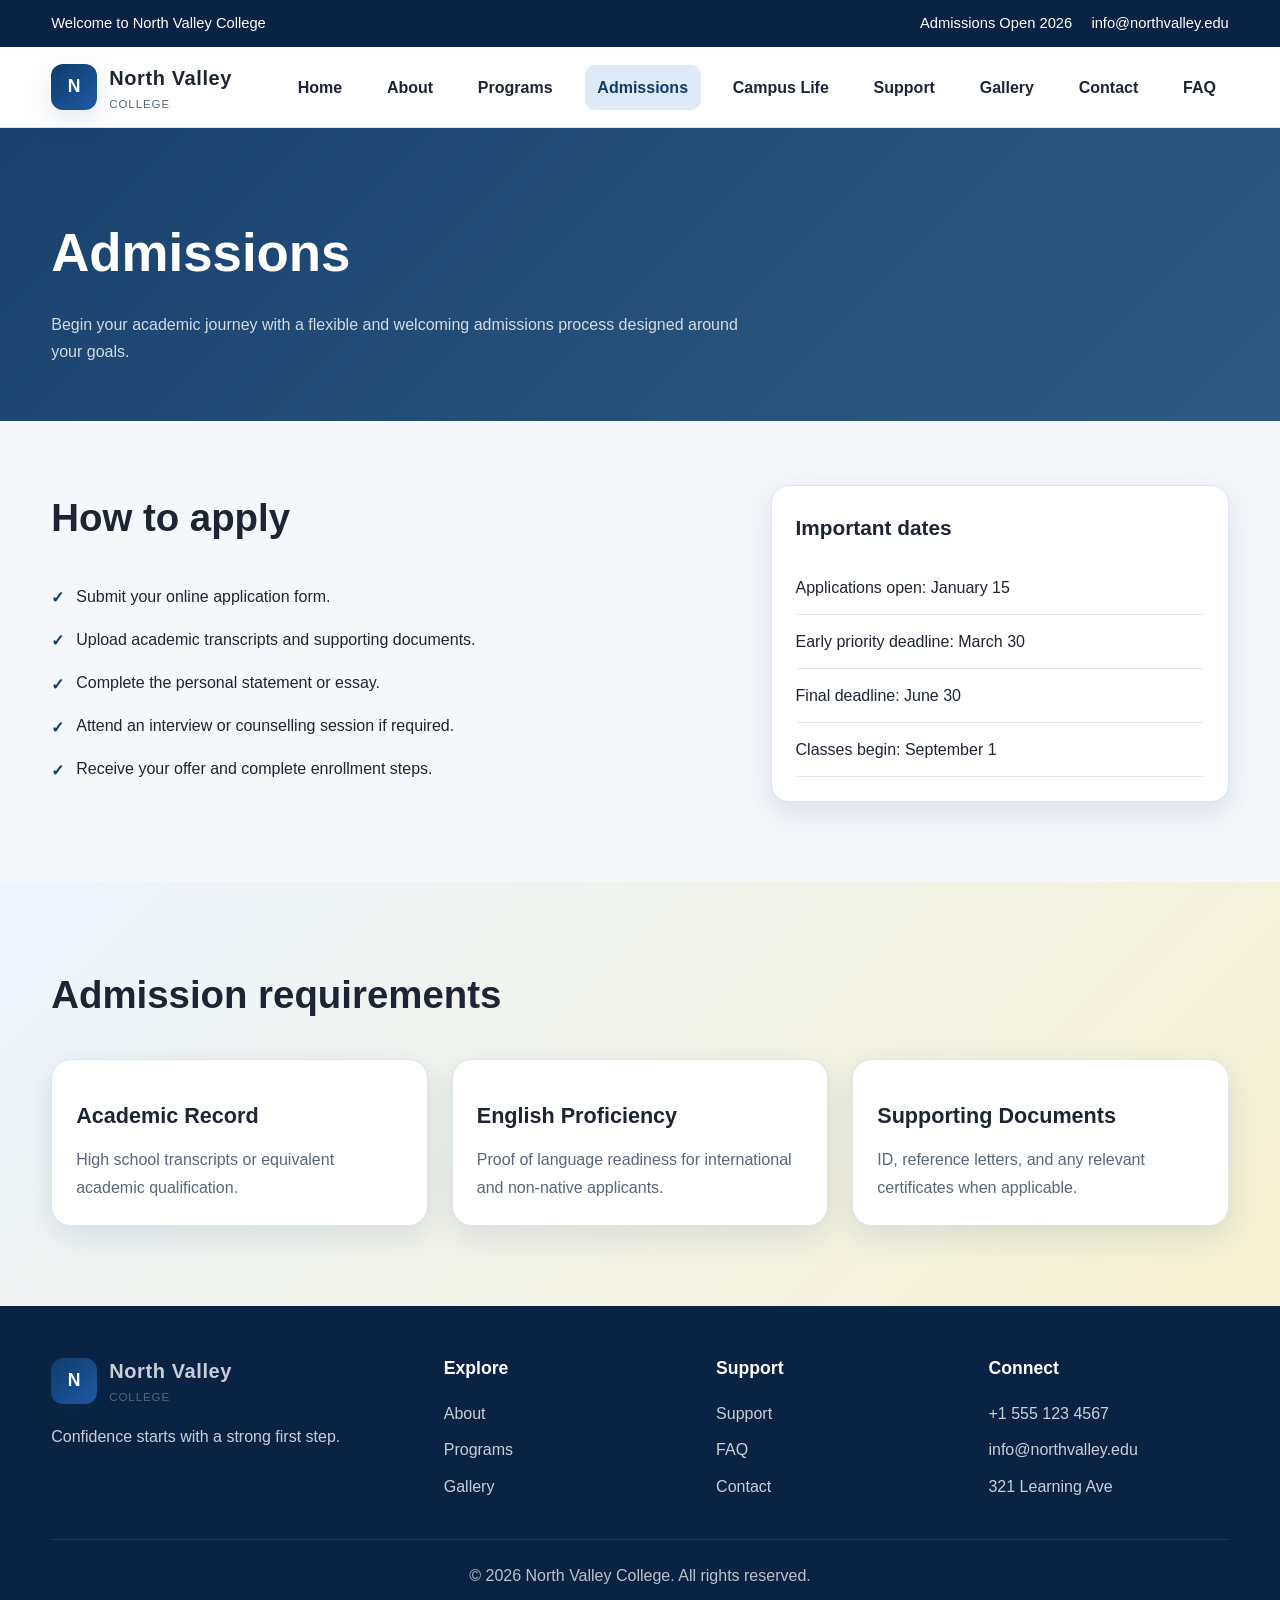
<file: admissions.html>
<!DOCTYPE html>
<html lang="en">
  <head>
    <meta charset="UTF-8" />
    <meta name="viewport" content="width=device-width, initial-scale=1.0" />
    <title>Admissions | North Valley College</title>
    <link rel="stylesheet" href="css/style.css" />
  </head>
  <body>
    <div class="topbar">
      <div class="container topbar-inner">
        <div>Welcome to North Valley College</div>
        <div class="top-links">
          <span>Admissions Open 2026</span>
          <span>info@northvalley.edu</span>
        </div>
      </div>
    </div>

    <header class="site-header">
      <div class="container navbar">
        <div class="brand">
          <div class="brand-mark">N</div>
          <div class="brand-text">
            <h1>North Valley</h1>
            <span>College</span>
          </div>
        </div>
        <nav class="nav-menu" aria-label="Main navigation">
          <a href="index.html">Home</a>
          <a href="about.html">About</a>
          <a href="programs.html">Programs</a>
          <a class="active" href="admissions.html">Admissions</a>
          <a href="campus-life.html">Campus Life</a>
          <a href="student-support.html">Support</a>
          <a href="gallery.html">Gallery</a>
          <a href="contact.html">Contact</a>
          <a href="faq.html">FAQ</a>
        </nav>
      </div>
    </header>

    <main>
      <section class="page-banner">
        <div class="container">
          <h2>Admissions</h2>
          <p>Begin your academic journey with a flexible and welcoming admissions process designed around your goals.</p>
        </div>
      </section>

      <section class="page-content">
        <div class="container content-grid">
          <div>
            <div class="section-header">
              <h3>How to apply</h3>
            </div>
            <ul class="list">
              <li>Submit your online application form.</li>
              <li>Upload academic transcripts and supporting documents.</li>
              <li>Complete the personal statement or essay.</li>
              <li>Attend an interview or counselling session if required.</li>
              <li>Receive your offer and complete enrollment steps.</li>
            </ul>
          </div>

          <aside class="sidebar-card">
            <h4>Important dates</h4>
            <ul>
              <li>Applications open: January 15</li>
              <li>Early priority deadline: March 30</li>
              <li>Final deadline: June 30</li>
              <li>Classes begin: September 1</li>
            </ul>
          </aside>
        </div>
      </section>

      <section class="section highlight">
        <div class="container">
          <div class="section-header">
            <h3>Admission requirements</h3>
          </div>
          <div class="grid-3">
            <article class="card">
              <h4>Academic Record</h4>
              <p>High school transcripts or equivalent academic qualification.</p>
            </article>
            <article class="card">
              <h4>English Proficiency</h4>
              <p>Proof of language readiness for international and non-native applicants.</p>
            </article>
            <article class="card">
              <h4>Supporting Documents</h4>
              <p>ID, reference letters, and any relevant certificates when applicable.</p>
            </article>
          </div>
        </div>
      </section>
    </main>

    <footer class="footer">
      <div class="container footer-grid">
        <div>
          <div class="brand">
            <div class="brand-mark">N</div>
            <div class="brand-text">
              <h1>North Valley</h1>
              <span>College</span>
            </div>
          </div>
          <p style="margin-top: 1rem; max-width: 320px;">Confidence starts with a strong first step.</p>
        </div>
        <div>
          <h5>Explore</h5>
          <ul>
            <li><a href="about.html">About</a></li>
            <li><a href="programs.html">Programs</a></li>
            <li><a href="gallery.html">Gallery</a></li>
          </ul>
        </div>
        <div>
          <h5>Support</h5>
          <ul>
            <li><a href="student-support.html">Support</a></li>
            <li><a href="faq.html">FAQ</a></li>
            <li><a href="contact.html">Contact</a></li>
          </ul>
        </div>
        <div>
          <h5>Connect</h5>
          <ul>
            <li>+1 555 123 4567</li>
            <li>info@northvalley.edu</li>
            <li>321 Learning Ave</li>
          </ul>
        </div>
      </div>
      <div class="container footer-bottom">© 2026 North Valley College. All rights reserved.</div>
    </footer>
  </body>
</html>
</file>
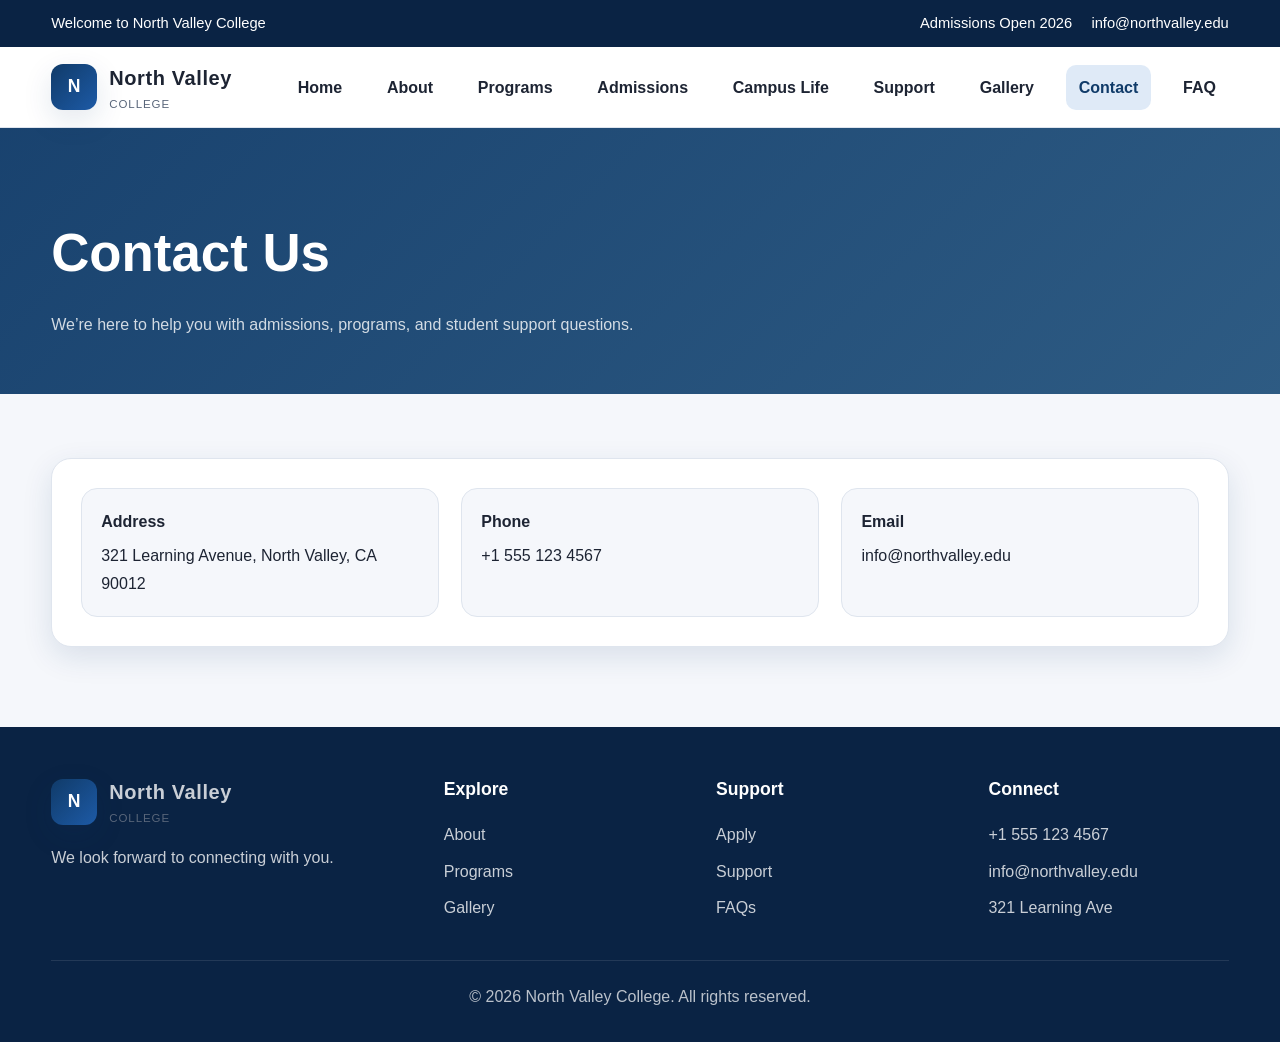
<file: contact.html>
<!DOCTYPE html>
<html lang="en">
  <head>
    <meta charset="UTF-8" />
    <meta name="viewport" content="width=device-width, initial-scale=1.0" />
    <title>Contact | North Valley College</title>
    <link rel="stylesheet" href="css/style.css" />
  </head>
  <body>
    <div class="topbar">
      <div class="container topbar-inner">
        <div>Welcome to North Valley College</div>
        <div class="top-links">
          <span>Admissions Open 2026</span>
          <span>info@northvalley.edu</span>
        </div>
      </div>
    </div>

    <header class="site-header">
      <div class="container navbar">
        <div class="brand">
          <div class="brand-mark">N</div>
          <div class="brand-text">
            <h1>North Valley</h1>
            <span>College</span>
          </div>
        </div>
        <nav class="nav-menu" aria-label="Main navigation">
          <a href="index.html">Home</a>
          <a href="about.html">About</a>
          <a href="programs.html">Programs</a>
          <a href="admissions.html">Admissions</a>
          <a href="campus-life.html">Campus Life</a>
          <a href="student-support.html">Support</a>
          <a href="gallery.html">Gallery</a>
          <a class="active" href="contact.html">Contact</a>
          <a href="faq.html">FAQ</a>
        </nav>
      </div>
    </header>

    <main>
      <section class="page-banner">
        <div class="container">
          <h2>Contact Us</h2>
          <p>We’re here to help you with admissions, programs, and student support questions.</p>
        </div>
      </section>

      <section class="page-content">
        <div class="container contact-box">
          <div class="contact-grid">
            <div class="info-item">
              <strong>Address</strong>
              321 Learning Avenue, North Valley, CA 90012
            </div>
            <div class="info-item">
              <strong>Phone</strong>
              +1 555 123 4567
            </div>
            <div class="info-item">
              <strong>Email</strong>
              info@northvalley.edu
            </div>
          </div>
        </div>
      </section>
    </main>

    <footer class="footer">
      <div class="container footer-grid">
        <div>
          <div class="brand">
            <div class="brand-mark">N</div>
            <div class="brand-text">
              <h1>North Valley</h1>
              <span>College</span>
            </div>
          </div>
          <p style="margin-top: 1rem; max-width: 320px;">We look forward to connecting with you.</p>
        </div>
        <div>
          <h5>Explore</h5>
          <ul>
            <li><a href="about.html">About</a></li>
            <li><a href="programs.html">Programs</a></li>
            <li><a href="gallery.html">Gallery</a></li>
          </ul>
        </div>
        <div>
          <h5>Support</h5>
          <ul>
            <li><a href="admissions.html">Apply</a></li>
            <li><a href="student-support.html">Support</a></li>
            <li><a href="faq.html">FAQs</a></li>
          </ul>
        </div>
        <div>
          <h5>Connect</h5>
          <ul>
            <li>+1 555 123 4567</li>
            <li>info@northvalley.edu</li>
            <li>321 Learning Ave</li>
          </ul>
        </div>
      </div>
      <div class="container footer-bottom">© 2026 North Valley College. All rights reserved.</div>
    </footer>
  </body>
</html>
</file>
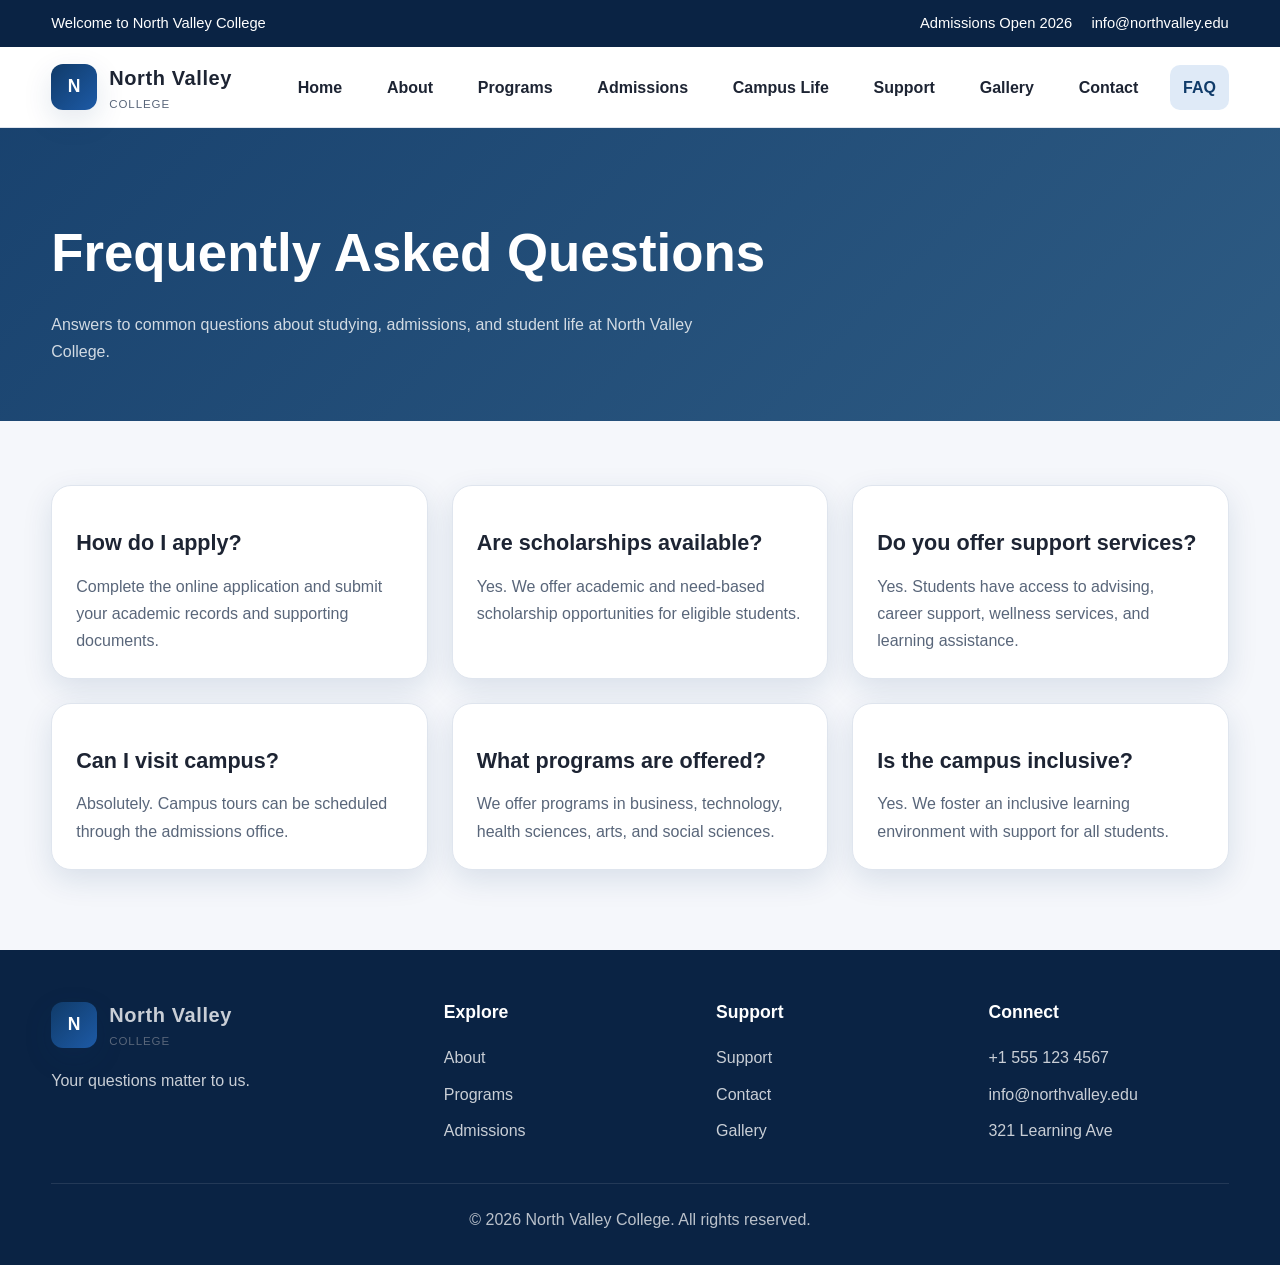
<file: faq.html>
<!DOCTYPE html>
<html lang="en">
  <head>
    <meta charset="UTF-8" />
    <meta name="viewport" content="width=device-width, initial-scale=1.0" />
    <title>FAQ | North Valley College</title>
    <link rel="stylesheet" href="css/style.css" />
  </head>
  <body>
    <div class="topbar">
      <div class="container topbar-inner">
        <div>Welcome to North Valley College</div>
        <div class="top-links">
          <span>Admissions Open 2026</span>
          <span>info@northvalley.edu</span>
        </div>
      </div>
    </div>

    <header class="site-header">
      <div class="container navbar">
        <div class="brand">
          <div class="brand-mark">N</div>
          <div class="brand-text">
            <h1>North Valley</h1>
            <span>College</span>
          </div>
        </div>
        <nav class="nav-menu" aria-label="Main navigation">
          <a href="index.html">Home</a>
          <a href="about.html">About</a>
          <a href="programs.html">Programs</a>
          <a href="admissions.html">Admissions</a>
          <a href="campus-life.html">Campus Life</a>
          <a href="student-support.html">Support</a>
          <a href="gallery.html">Gallery</a>
          <a href="contact.html">Contact</a>
          <a class="active" href="faq.html">FAQ</a>
        </nav>
      </div>
    </header>

    <main>
      <section class="page-banner">
        <div class="container">
          <h2>Frequently Asked Questions</h2>
          <p>Answers to common questions about studying, admissions, and student life at North Valley College.</p>
        </div>
      </section>

      <section class="page-content">
        <div class="container">
          <div class="grid-3">
            <article class="card">
              <h4>How do I apply?</h4>
              <p>Complete the online application and submit your academic records and supporting documents.</p>
            </article>
            <article class="card">
              <h4>Are scholarships available?</h4>
              <p>Yes. We offer academic and need-based scholarship opportunities for eligible students.</p>
            </article>
            <article class="card">
              <h4>Do you offer support services?</h4>
              <p>Yes. Students have access to advising, career support, wellness services, and learning assistance.</p>
            </article>
            <article class="card">
              <h4>Can I visit campus?</h4>
              <p>Absolutely. Campus tours can be scheduled through the admissions office.</p>
            </article>
            <article class="card">
              <h4>What programs are offered?</h4>
              <p>We offer programs in business, technology, health sciences, arts, and social sciences.</p>
            </article>
            <article class="card">
              <h4>Is the campus inclusive?</h4>
              <p>Yes. We foster an inclusive learning environment with support for all students.</p>
            </article>
          </div>
        </div>
      </section>
    </main>

    <footer class="footer">
      <div class="container footer-grid">
        <div>
          <div class="brand">
            <div class="brand-mark">N</div>
            <div class="brand-text">
              <h1>North Valley</h1>
              <span>College</span>
            </div>
          </div>
          <p style="margin-top: 1rem; max-width: 320px;">Your questions matter to us.</p>
        </div>
        <div>
          <h5>Explore</h5>
          <ul>
            <li><a href="about.html">About</a></li>
            <li><a href="programs.html">Programs</a></li>
            <li><a href="admissions.html">Admissions</a></li>
          </ul>
        </div>
        <div>
          <h5>Support</h5>
          <ul>
            <li><a href="student-support.html">Support</a></li>
            <li><a href="contact.html">Contact</a></li>
            <li><a href="gallery.html">Gallery</a></li>
          </ul>
        </div>
        <div>
          <h5>Connect</h5>
          <ul>
            <li>+1 555 123 4567</li>
            <li>info@northvalley.edu</li>
            <li>321 Learning Ave</li>
          </ul>
        </div>
      </div>
      <div class="container footer-bottom">© 2026 North Valley College. All rights reserved.</div>
    </footer>
  </body>
</html>
</file>
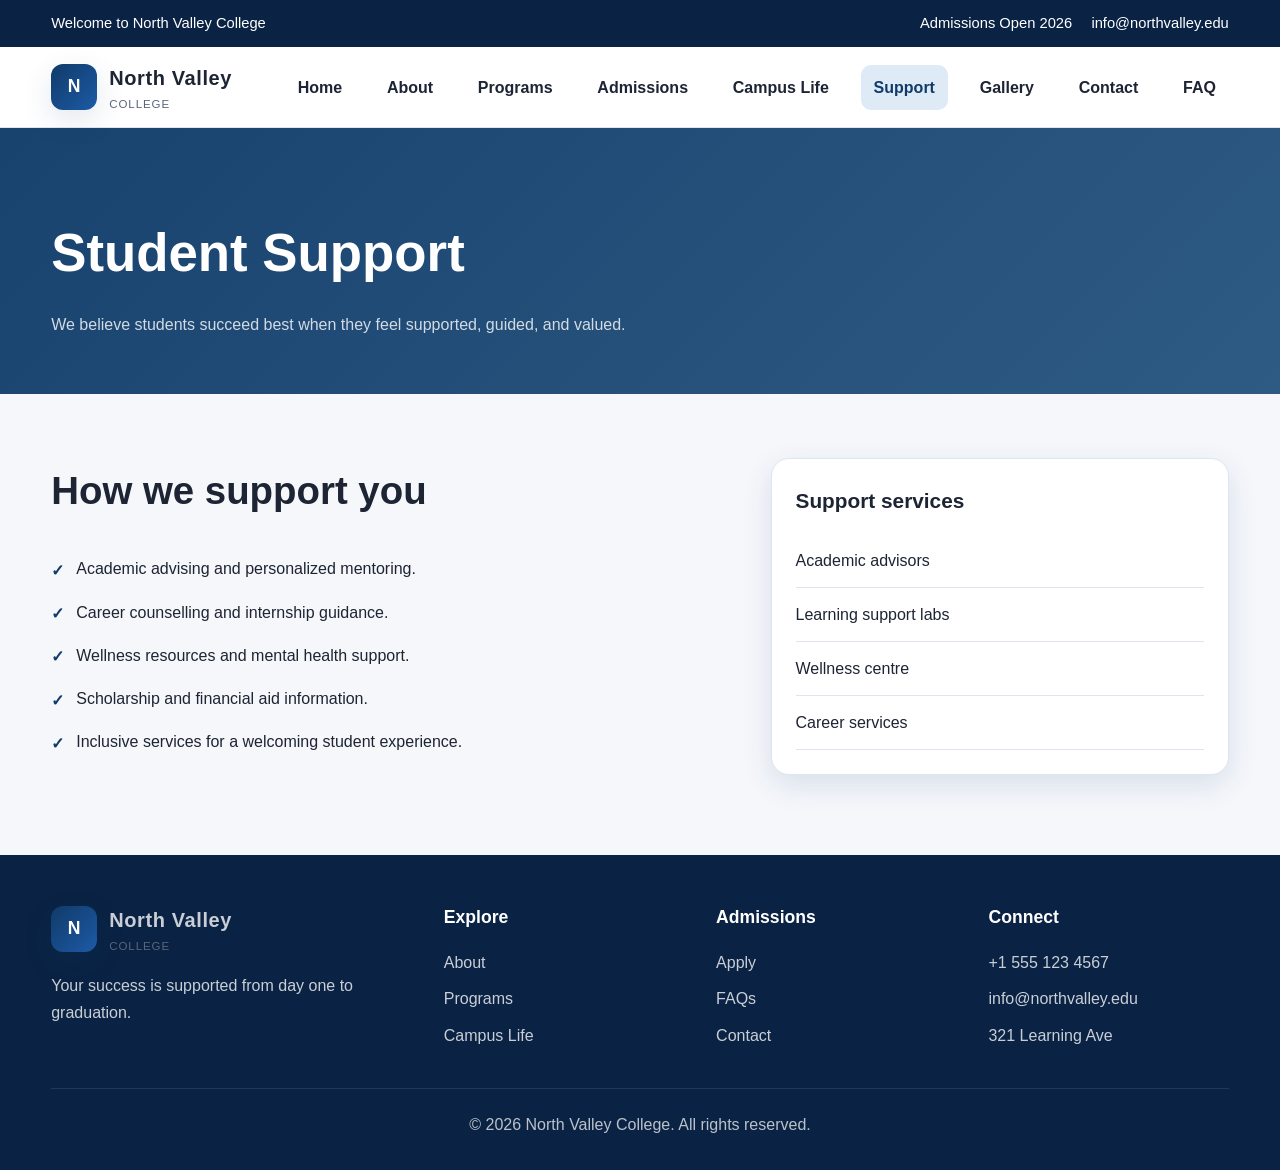
<file: student-support.html>
<!DOCTYPE html>
<html lang="en">
  <head>
    <meta charset="UTF-8" />
    <meta name="viewport" content="width=device-width, initial-scale=1.0" />
    <title>Student Support | North Valley College</title>
    <link rel="stylesheet" href="css/style.css" />
  </head>
  <body>
    <div class="topbar">
      <div class="container topbar-inner">
        <div>Welcome to North Valley College</div>
        <div class="top-links">
          <span>Admissions Open 2026</span>
          <span>info@northvalley.edu</span>
        </div>
      </div>
    </div>

    <header class="site-header">
      <div class="container navbar">
        <div class="brand">
          <div class="brand-mark">N</div>
          <div class="brand-text">
            <h1>North Valley</h1>
            <span>College</span>
          </div>
        </div>
        <nav class="nav-menu" aria-label="Main navigation">
          <a href="index.html">Home</a>
          <a href="about.html">About</a>
          <a href="programs.html">Programs</a>
          <a href="admissions.html">Admissions</a>
          <a href="campus-life.html">Campus Life</a>
          <a class="active" href="student-support.html">Support</a>
          <a href="gallery.html">Gallery</a>
          <a href="contact.html">Contact</a>
          <a href="faq.html">FAQ</a>
        </nav>
      </div>
    </header>

    <main>
      <section class="page-banner">
        <div class="container">
          <h2>Student Support</h2>
          <p>We believe students succeed best when they feel supported, guided, and valued.</p>
        </div>
      </section>

      <section class="page-content">
        <div class="container content-grid">
          <div>
            <div class="section-header">
              <h3>How we support you</h3>
            </div>
            <ul class="list">
              <li>Academic advising and personalized mentoring.</li>
              <li>Career counselling and internship guidance.</li>
              <li>Wellness resources and mental health support.</li>
              <li>Scholarship and financial aid information.</li>
              <li>Inclusive services for a welcoming student experience.</li>
            </ul>
          </div>

          <aside class="sidebar-card">
            <h4>Support services</h4>
            <ul>
              <li>Academic advisors</li>
              <li>Learning support labs</li>
              <li>Wellness centre</li>
              <li>Career services</li>
            </ul>
          </aside>
        </div>
      </section>
    </main>

    <footer class="footer">
      <div class="container footer-grid">
        <div>
          <div class="brand">
            <div class="brand-mark">N</div>
            <div class="brand-text">
              <h1>North Valley</h1>
              <span>College</span>
            </div>
          </div>
          <p style="margin-top: 1rem; max-width: 320px;">Your success is supported from day one to graduation.</p>
        </div>
        <div>
          <h5>Explore</h5>
          <ul>
            <li><a href="about.html">About</a></li>
            <li><a href="programs.html">Programs</a></li>
            <li><a href="campus-life.html">Campus Life</a></li>
          </ul>
        </div>
        <div>
          <h5>Admissions</h5>
          <ul>
            <li><a href="admissions.html">Apply</a></li>
            <li><a href="faq.html">FAQs</a></li>
            <li><a href="contact.html">Contact</a></li>
          </ul>
        </div>
        <div>
          <h5>Connect</h5>
          <ul>
            <li>+1 555 123 4567</li>
            <li>info@northvalley.edu</li>
            <li>321 Learning Ave</li>
          </ul>
        </div>
      </div>
      <div class="container footer-bottom">© 2026 North Valley College. All rights reserved.</div>
    </footer>
  </body>
</html>
</file>
<file: css/style.css>
:root {
  --primary: #103b69;
  --primary-dark: #0a2344;
  --secondary: #f4b942;
  --accent: #dfeaf7;
  --bg: #f5f7fb;
  --text: #1d2433;
  --muted: #59667a;
  --light: #ffffff;
  --border: #dfe5ee;
  --shadow: 0 10px 30px rgba(16, 59, 105, 0.12);
}

* {
  box-sizing: border-box;
  margin: 0;
  padding: 0;
}

html {
  scroll-behavior: smooth;
}

body {
  font-family: Arial, Helvetica, sans-serif;
  background: var(--bg);
  color: var(--text);
  line-height: 1.7;
}

a {
  text-decoration: none;
  color: inherit;
}

img {
  max-width: 100%;
  display: block;
}

.container {
  width: min(1180px, 92%);
  margin: 0 auto;
}

.topbar {
  background: var(--primary-dark);
  color: var(--light);
  font-size: 0.92rem;
}

.topbar-inner {
  display: flex;
  justify-content: space-between;
  gap: 1rem;
  align-items: center;
  padding: 0.7rem 0;
}

.top-links {
  display: flex;
  gap: 1.2rem;
  flex-wrap: wrap;
}

.site-header {
  background: rgba(255,255,255,0.96);
  position: sticky;
  top: 0;
  z-index: 20;
  border-bottom: 1px solid var(--border);
  backdrop-filter: blur(10px);
}

.navbar {
  display: flex;
  justify-content: space-between;
  align-items: center;
  min-height: 80px;
}

.brand {
  display: flex;
  align-items: center;
  gap: 0.75rem;
}

.brand-mark {
  background: linear-gradient(135deg, var(--primary), #1d5aa6);
  color: var(--light);
  width: 46px;
  height: 46px;
  border-radius: 12px;
  display: grid;
  place-items: center;
  font-weight: 700;
  font-size: 1.1rem;
  box-shadow: var(--shadow);
}

.brand-text h1 {
  font-size: 1.25rem;
  letter-spacing: 0.03em;
}

.brand-text span {
  display: block;
  color: var(--muted);
  font-size: 0.72rem;
  letter-spacing: 0.08em;
  text-transform: uppercase;
}

.nav-menu {
  display: flex;
  align-items: center;
  gap: 1.2rem;
  flex-wrap: wrap;
}

.nav-menu a {
  color: var(--text);
  font-weight: 600;
  padding: 0.55rem 0.8rem;
  border-radius: 10px;
  transition: 0.25s ease;
}

.nav-menu a:hover,
.nav-menu a.active {
  background: var(--accent);
  color: var(--primary);
}

.button {
  display: inline-block;
  background: var(--primary);
  color: var(--light);
  padding: 0.9rem 1.6rem;
  border-radius: 999px;
  font-weight: 700;
  transition: transform 0.2s ease;
  box-shadow: var(--shadow);
}

.button:hover {
  transform: translateY(-1px);
}

.button.secondary {
  background: transparent;
  border: 2px solid rgba(255,255,255,0.5);
  box-shadow: none;
}

.hero {
  background: linear-gradient(135deg, rgba(16,59,105,0.94), rgba(15,38,58,0.8)),
    url('https://images.unsplash.com/photo-1522202176988-66273c2fd55f?auto=format&fit=crop&w=1600&q=80') center/cover no-repeat;
  color: var(--light);
  padding: 6rem 0 4rem;
}

.hero-grid {
  display: grid;
  grid-template-columns: 1.2fr 0.8fr;
  gap: 2rem;
  align-items: center;
}

.eyebrow {
  display: inline-flex;
  padding: 0.35rem 0.8rem;
  background: rgba(255,255,255,0.1);
  border: 1px solid rgba(255,255,255,0.14);
  border-radius: 999px;
  font-size: 0.8rem;
  letter-spacing: 0.08em;
  text-transform: uppercase;
  margin-bottom: 1rem;
}

.hero h2 {
  font-size: clamp(2.3rem, 5vw, 4rem);
  line-height: 1.15;
  margin-bottom: 1rem;
}

.hero p {
  font-size: 1.08rem;
  color: rgba(255,255,255,0.84);
  max-width: 620px;
  margin-bottom: 1.75rem;
}

.hero-actions {
  display: flex;
  gap: 1rem;
  flex-wrap: wrap;
}

.hero-card {
  background: rgba(255,255,255,0.08);
  border: 1px solid rgba(255,255,255,0.14);
  border-radius: 22px;
  padding: 1.5rem;
  backdrop-filter: blur(12px);
}

.stat-grid {
  display: grid;
  grid-template-columns: repeat(2, minmax(0,1fr));
  gap: 1rem;
  margin-top: 1rem;
}

.stat-box {
  background: rgba(255,255,255,0.07);
  border-radius: 16px;
  padding: 1rem;
  text-align: center;
}

.stat-box strong {
  font-size: 1.8rem;
  display: block;
}

.section {
  padding: 5rem 0;
}

.section-header {
  margin-bottom: 2rem;
}

.section-header h3 {
  font-size: clamp(2rem, 3vw, 2.7rem);
  margin-bottom: 0.6rem;
}

.section-header p {
  color: var(--muted);
  max-width: 620px;
}

.grid-3 {
  display: grid;
  grid-template-columns: repeat(3, minmax(0, 1fr));
  gap: 1.5rem;
}

.card {
  background: var(--light);
  border: 1px solid var(--border);
  border-radius: 20px;
  padding: 1.5rem;
  box-shadow: var(--shadow);
}

.card h4 {
  font-size: 1.35rem;
  margin: 0.9rem 0 0.7rem;
}

.card p {
  color: var(--muted);
}

.icon {
  width: 58px;
  height: 58px;
  border-radius: 16px;
  background: linear-gradient(135deg, var(--secondary), #f9d77d);
  display: grid;
  place-items: center;
  font-size: 1.5rem;
  font-weight: 700;
  color: var(--primary-dark);
}

.highlight {
  background: linear-gradient(135deg, #edf5ff, #f6f0d1);
}

.two-column {
  display: grid;
  grid-template-columns: 1fr 1fr;
  gap: 2rem;
  align-items: center;
}

.image-panel {
  border-radius: 26px;
  overflow: hidden;
  box-shadow: var(--shadow);
}

.image-panel img {
  width: 100%;
  height: 100%;
  object-fit: cover;
}

.list {
  list-style: none;
  padding: 0;
  margin-top: 1.2rem;
}

.list li {
  display: flex;
  align-items: flex-start;
  gap: 0.75rem;
  margin-bottom: 0.9rem;
  color: var(--text);
}

.list li::before {
  content: "✓";
  color: var(--primary);
  font-weight: 700;
  margin-top: 0.1rem;
}

.cta-strip {
  background: linear-gradient(135deg, var(--primary), #1b5ca4);
  color: var(--light);
  padding: 3rem 0;
}

.cta-inner {
  display: flex;
  justify-content: space-between;
  align-items: center;
  gap: 1.5rem;
}

.page-banner {
  background: linear-gradient(135deg, rgba(16,59,105,0.96), rgba(24,74,118,0.9)),
    url('https://images.unsplash.com/photo-1523240795612-9a054b0db644?auto=format&fit=crop&w=1600&q=80') center/cover no-repeat;
  color: var(--light);
  padding: 5rem 0 3.5rem;
}

.page-banner h2 {
  font-size: clamp(2.2rem, 5vw, 3.3rem);
  margin-bottom: 0.8rem;
}

.page-banner p {
  color: rgba(255,255,255,0.8);
  max-width: 700px;
}

.page-content {
  padding: 4rem 0 5rem;
}

.content-grid {
  display: grid;
  grid-template-columns: 1.2fr 0.8fr;
  gap: 2rem;
}

.sidebar-card {
  background: var(--light);
  border: 1px solid var(--border);
  border-radius: 18px;
  padding: 1.5rem;
  box-shadow: var(--shadow);
}

.sidebar-card h4 {
  margin-bottom: 1rem;
  font-size: 1.3rem;
}

.sidebar-card ul {
  list-style: none;
}

.sidebar-card li {
  border-bottom: 1px solid var(--border);
  padding: 0.8rem 0;
}

.contact-box {
  background: var(--light);
  border: 1px solid var(--border);
  border-radius: 20px;
  box-shadow: var(--shadow);
  padding: 1.8rem;
}

.contact-grid {
  display: grid;
  grid-template-columns: repeat(3, minmax(0,1fr));
  gap: 1.4rem;
}

.info-item {
  background: var(--bg);
  border: 1px solid var(--border);
  border-radius: 16px;
  padding: 1.2rem;
}

.info-item strong {
  display: block;
  margin-bottom: 0.45rem;
}

.gallery-grid {
  display: grid;
  grid-template-columns: repeat(3, minmax(0,1fr));
  gap: 1.25rem;
}

.gallery-item {
  border-radius: 18px;
  overflow: hidden;
  background: var(--light);
  box-shadow: var(--shadow);
}

.gallery-item img {
  height: 260px;
  object-fit: cover;
  width: 100%;
}

.gallery-item figcaption {
  padding: 1rem 1.1rem 1.3rem;
  color: var(--muted);
}

.footer {
  background: var(--primary-dark);
  color: rgba(255,255,255,0.78);
  padding: 3rem 0 2rem;
}

.footer-grid {
  display: grid;
  grid-template-columns: 1.5fr 1fr 1fr 1fr;
  gap: 2rem;
}

.footer h5 {
  color: var(--light);
  margin-bottom: 1rem;
  font-size: 1.1rem;
}

.footer ul {
  list-style: none;
}

.footer li {
  margin-bottom: 0.6rem;
}

.footer-bottom {
  padding-top: 1.4rem;
  margin-top: 1.8rem;
  border-top: 1px solid rgba(255,255,255,0.1);
  text-align: center;
  color: rgba(255,255,255,0.72);
}

@media (max-width: 900px) {
  .hero-grid,
  .two-column,
  .content-grid,
  .grid-3,
  .contact-grid,
  .gallery-grid,
  .footer-grid {
    grid-template-columns: 1fr;
  }

  .navbar {
    flex-direction: column;
    justify-content: center;
    padding: 1rem 0;
  }

  .nav-menu {
    justify-content: center;
  }

  .cta-inner {
    flex-direction: column;
    text-align: center;
  }
}

@media (max-width: 600px) {
  .topbar-inner,
  .hero-actions,
  .nav-menu {
    flex-direction: column;
    align-items: flex-start;
  }

  .nav-menu {
    width: 100%;
  }

  .button {
    width: 100%;
    text-align: center;
  }

  .hero {
    padding-top: 4.5rem;
  }
}
</file>
